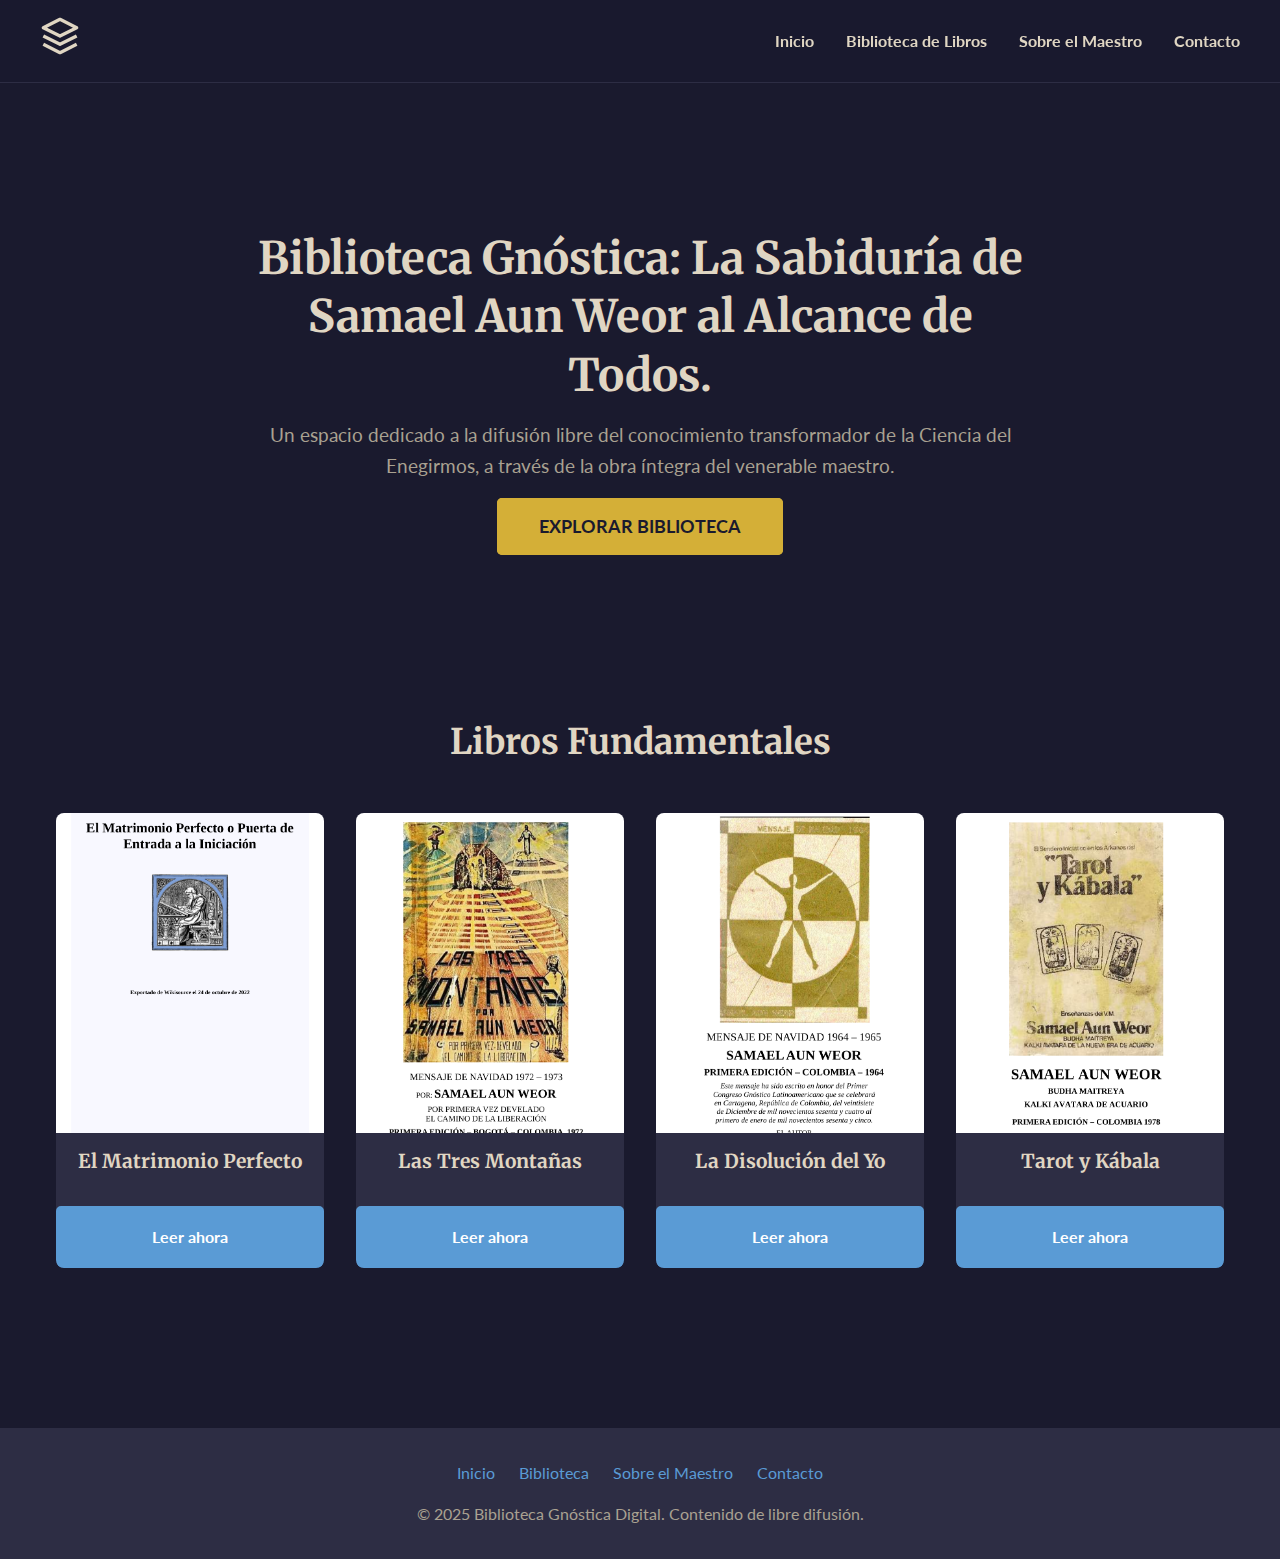
<file: index.html>
<!DOCTYPE html>
<html lang="es">
<head>
    <meta charset="UTF-8">
    <meta name="viewport" content="width=device-width, initial-scale=1.0">
    <title>Biblioteca Gnóstica | Samael Aun Weor</title>
    <link rel="stylesheet" href="style.css">
    <link rel="preconnect" href="https://fonts.googleapis.com">
    <link rel="preconnect" href="https://fonts.gstatic.com" crossorigin>
    <link href="https://fonts.googleapis.com/css2?family=Merriweather:wght@400;700&family=Lato:wght@400;700&display=swap" rel="stylesheet">
</head>
<body>

    <header class="main-header">
        <nav class="main-nav">
            <a href="index.html" class="logo">
                <!-- Usaremos un SVG simple como placeholder para el logo -->
                <svg width="40" height="40" viewBox="0 0 24 24" fill="none" xmlns="http://www.w3.org/2000/svg">
                    <path d="M12 2L2 7L12 12L22 7L12 2Z" stroke="#E0D6C3" stroke-width="2" stroke-linejoin="round"/>
                    <path d="M2 17L12 22L22 17" stroke="#E0D6C3" stroke-width="2" stroke-linejoin="round"/>
                    <path d="M2 12L12 17L22 12" stroke="#E0D6C3" stroke-width="2" stroke-linejoin="round"/>
                </svg>
            </a>
            <div class="nav-links">
                <a href="index.html">Inicio</a>
                <a href="biblioteca.html">Biblioteca de Libros</a>
                <a href="sobre.html">Sobre el Maestro</a>
                <a href="contacto.html">Contacto</a>
            </div>
            <button class="mobile-nav-toggle" aria-label="Toggle navigation">&#9776;</button>
        </nav>
    </header>

    <main>
        <section class="hero">
            <div class="hero-content">
                <h1>Biblioteca Gnóstica: La Sabiduría de Samael Aun Weor al Alcance de Todos.</h1>
                <p>Un espacio dedicado a la difusión libre del conocimiento transformador de la Ciencia del Enegirmos, a través de la obra íntegra del venerable maestro.</p>
                <a href="biblioteca.html" class="cta-button">Explorar Biblioteca</a>
            </div>
        </section>

        <section class="featured-books">
            <h2>Libros Fundamentales</h2>
            <div class="books-grid">
                <!-- Tarjeta de Libro Destacado 1 -->
                <div class="book-card">
                    <img src="assets/images/El_Matrimonio_Perfecto_o_Puerta_de_Entrada_a_la_Iniciación.png" alt="Portada del libro El Matrimonio Perfecto">
                    <h3>El Matrimonio Perfecto</h3>
                    <a href="assets/pdf/El_Matrimonio_Perfecto_o_Puerta_de_Entrada_a_la_Iniciación.pdf" class="button" target="_blank">Leer ahora</a>
                </div>
                <!-- Tarjeta de Libro Destacado 2 -->
                <div class="book-card">
                    <img src="assets/images/1972-Samael-Aun-Weor-Las-Tres-Montanas.png" alt="Portada del libro Las Tres Montañas">
                    <h3>Las Tres Montañas</h3>
                    <a href="assets/pdf/1972-Samael-Aun-Weor-Las-Tres-Montanas.pdf" class="button" target="_blank">Leer ahora</a>
                </div>
                <!-- Tarjeta de Libro Destacado 3 -->
                <div class="book-card">
                    <img src="assets/images/La Disolución del Yo - Samael Aun Weor.png" alt="Portada del libro La Disolución del Yo">
                    <h3>La Disolución del Yo</h3>
                    <a href="assets/pdf/La Disolución del Yo - Samael Aun Weor.pdf" class="button" target="_blank">Leer ahora</a>
                </div>
                 <!-- Tarjeta de Libro Destacado 4 -->
                <div class="book-card">
                    <img src="assets/images/Tarot Y Kabala Vm Samael.png" alt="Portada del libro Tarot y Kábala">
                    <h3>Tarot y Kábala</h3>
                    <a href="assets/pdf/Tarot Y Kabala Vm Samael.pdf" class="button" target="_blank">Leer ahora</a>
                </div>
            </div>
        </section>
    </main>

    <footer class="main-footer">
        <div class="footer-content">
            <div class="footer-nav">
                <a href="index.html">Inicio</a>
                <a href="biblioteca.html">Biblioteca</a>
                <a href="sobre.html">Sobre el Maestro</a>
                <a href="contacto.html">Contacto</a>
            </div>
            <p>&copy; 2025 Biblioteca Gnóstica Digital. Contenido de libre difusión.</p>
        </div>
    </footer>

    <script src="script.js"></script>
</body>
</html>
</file>
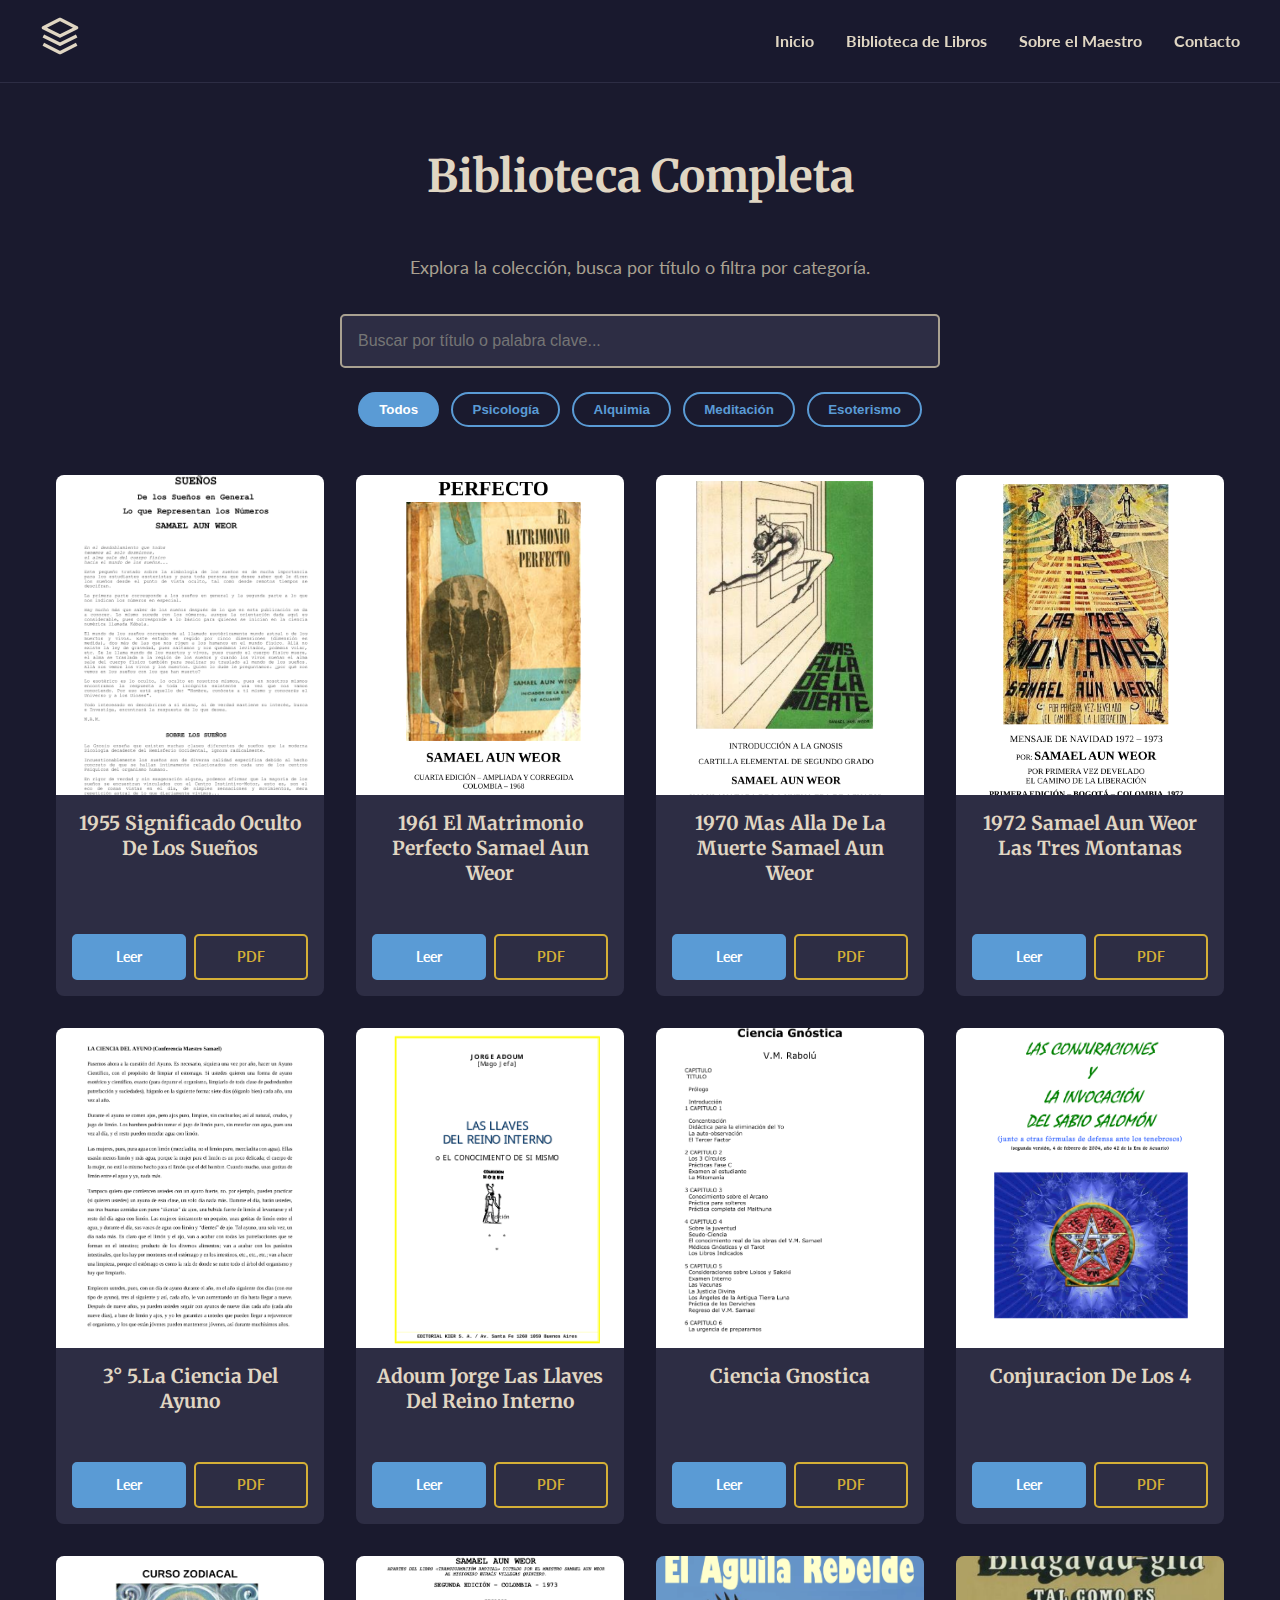
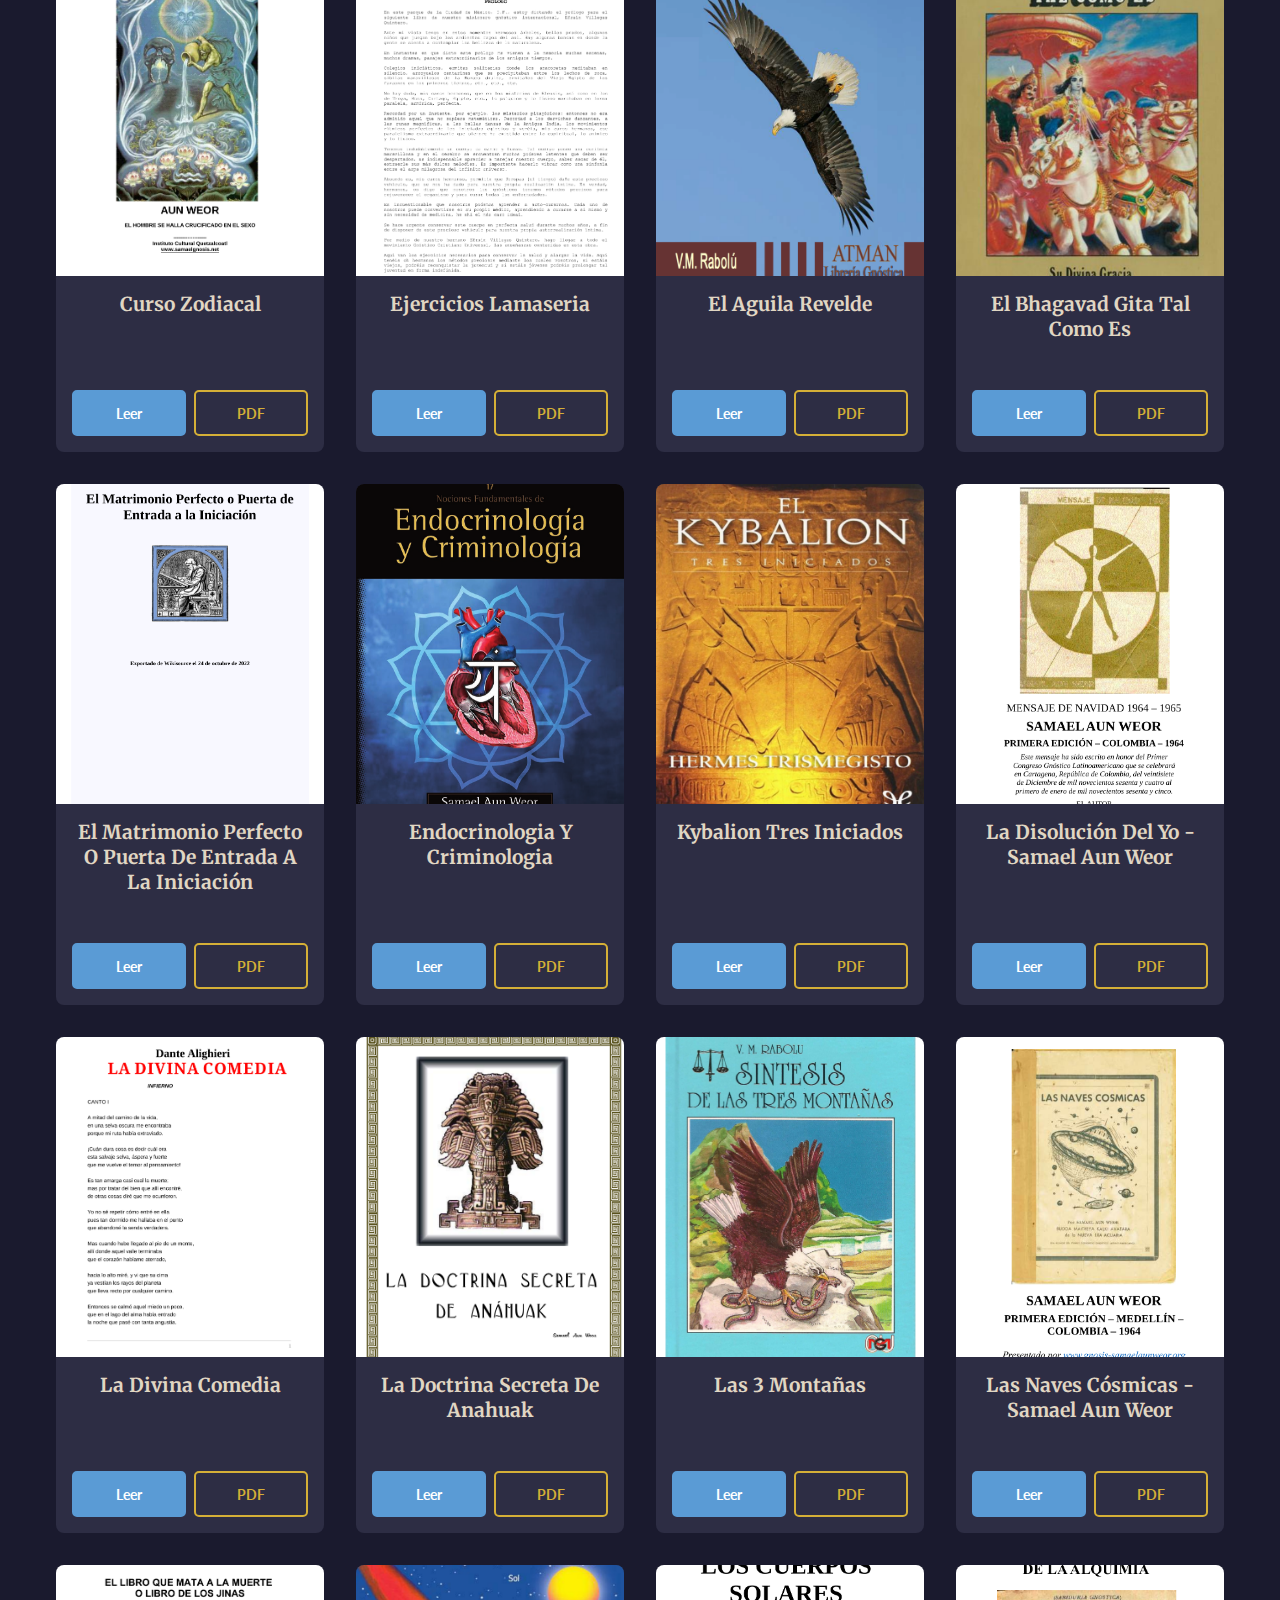
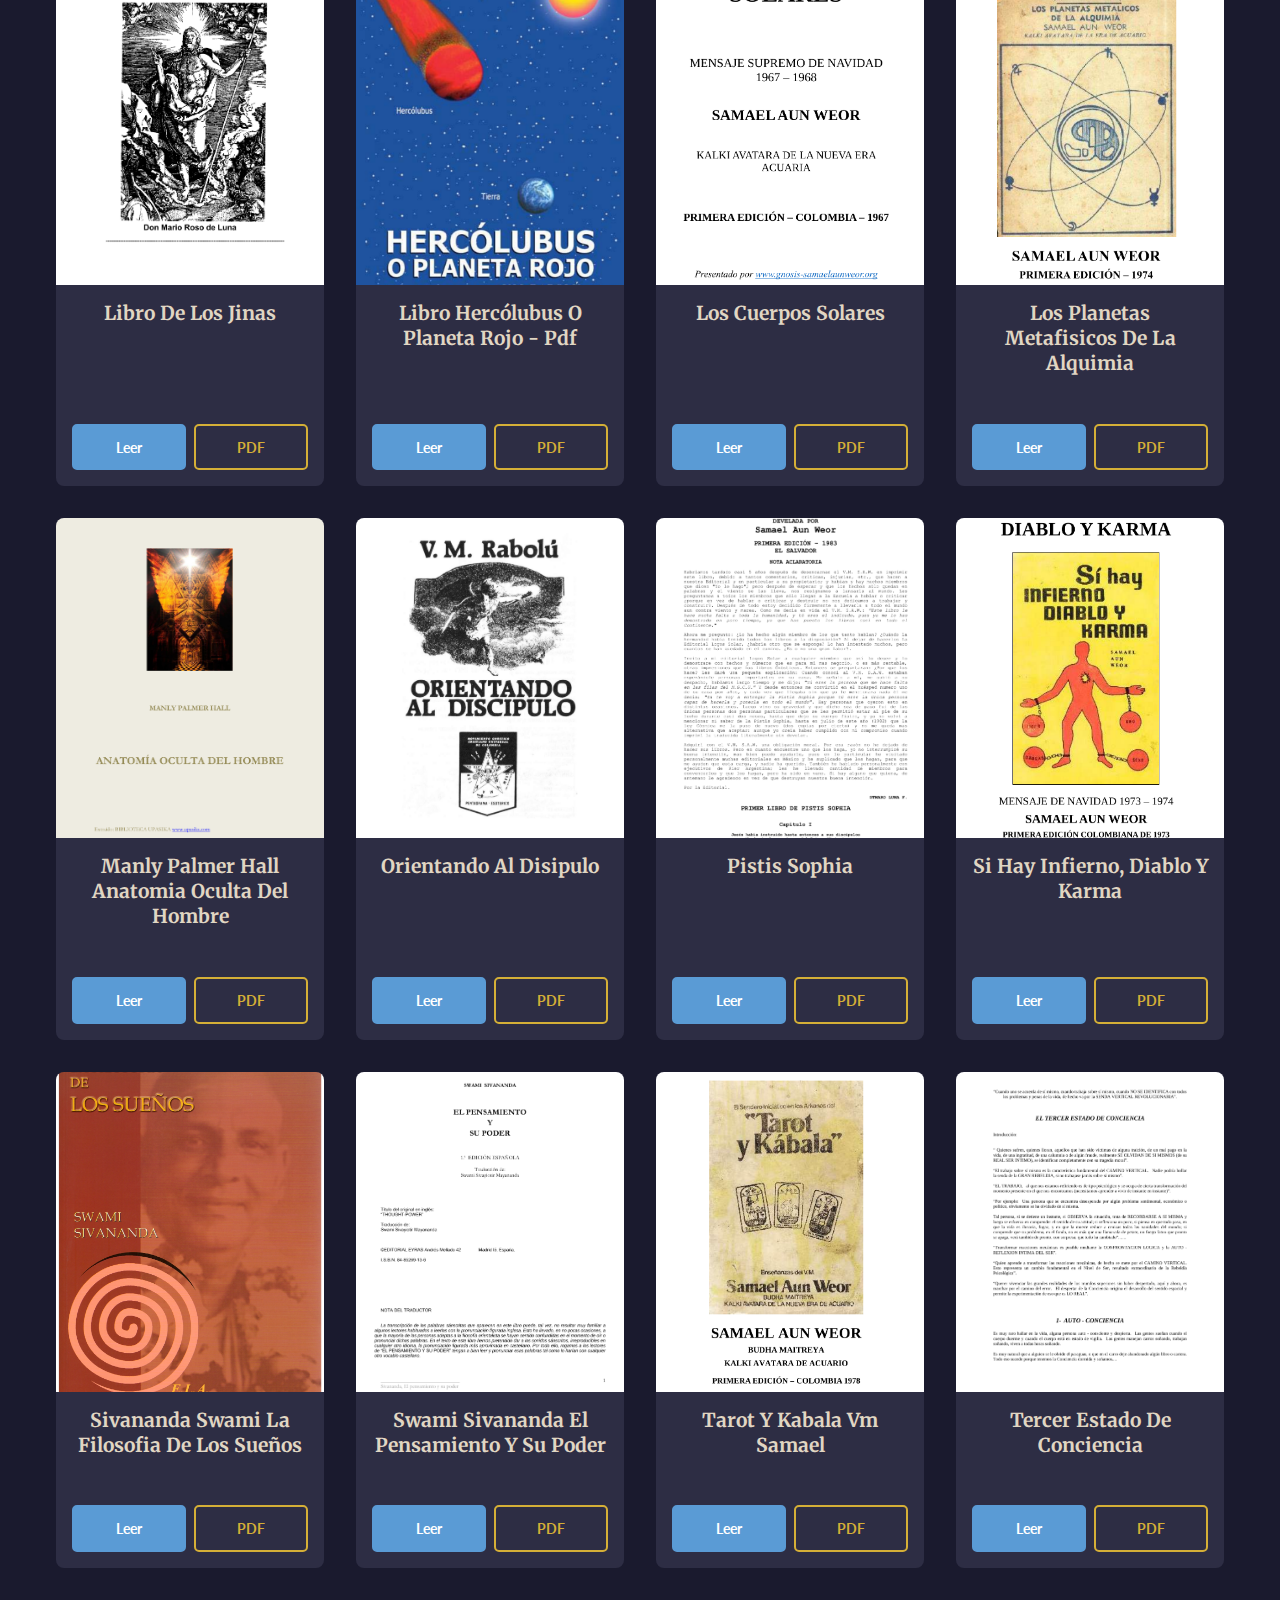
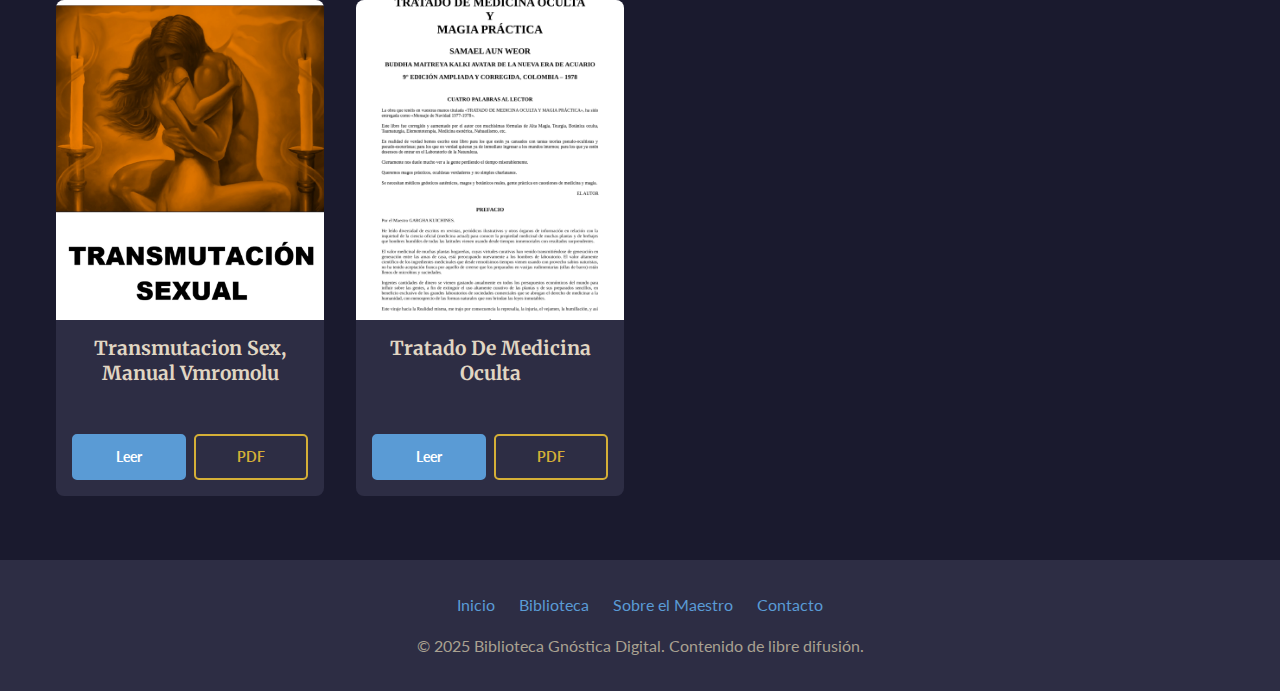
<file: biblioteca.html>
<!DOCTYPE html>
<html lang="es">
<head>
    <meta charset="UTF-8">
    <meta name="viewport" content="width=device-width, initial-scale=1.0">
    <title>Biblioteca de Libros | Biblioteca Gnóstica</title>
    <link rel="stylesheet" href="style.css">
    <link rel="preconnect" href="https://fonts.googleapis.com">
    <link rel="preconnect" href="https://fonts.gstatic.com" crossorigin>
    <link href="https://fonts.googleapis.com/css2?family=Merriweather:wght@400;700&family=Lato:wght@400;700&display=swap" rel="stylesheet">
</head>
<body>

    <header class="main-header">
        <nav class="main-nav">
            <a href="index.html" class="logo">
                <svg width="40" height="40" viewBox="0 0 24 24" fill="none" xmlns="http://www.w3.org/2000/svg">
                    <path d="M12 2L2 7L12 12L22 7L12 2Z" stroke="#E0D6C3" stroke-width="2" stroke-linejoin="round"/>
                    <path d="M2 17L12 22L22 17" stroke="#E0D6C3" stroke-width="2" stroke-linejoin="round"/>
                    <path d="M2 12L12 17L22 12" stroke="#E0D6C3" stroke-width="2" stroke-linejoin="round"/>
                </svg>
            </a>
            <div class="nav-links">
                <a href="index.html">Inicio</a>
                <a href="biblioteca.html">Biblioteca de Libros</a>
                <a href="sobre.html">Sobre el Maestro</a>
                <a href="contacto.html">Contacto</a>
            </div>
            <button class="mobile-nav-toggle" aria-label="Toggle navigation">&#9776;</button>
        </nav>
    </header>

    <main class="library-page">
        <section class="library-header">
            <h1>Biblioteca Completa</h1>
            <p>Explora la colección, busca por título o filtra por categoría.</p>
            <div class="search-and-filter">
                <input type="search" id="search-input" placeholder="Buscar por título o palabra clave...">
                <div class="filter-buttons">
                    <button class="filter-btn active" data-category="all">Todos</button>
                    <button class="filter-btn" data-category="psicologia">Psicología</button>
                    <button class="filter-btn" data-category="alquimia">Alquimia</button>
                    <button class="filter-btn" data-category="meditacion">Meditación</button>
                    <button class="filter-btn" data-category="esoterismo">Esoterismo</button>
                </div>
            </div>
        </section>

        <section id="books-gallery" class="books-grid">
            <!-- Los libros se cargarán aquí dinámicamente con JavaScript -->
        </section>
    </main>

    <footer class="main-footer">
        <div class="footer-content">
            <div class="footer-nav">
                <a href="index.html">Inicio</a>
                <a href="biblioteca.html">Biblioteca</a>
                <a href="sobre.html">Sobre el Maestro</a>
                <a href="contacto.html">Contacto</a>
            </div>
            <p>&copy; 2025 Biblioteca Gnóstica Digital. Contenido de libre difusión.</p>
        </div>
    </footer>

    <script src="script.js"></script>
</body>
</html>
</file>
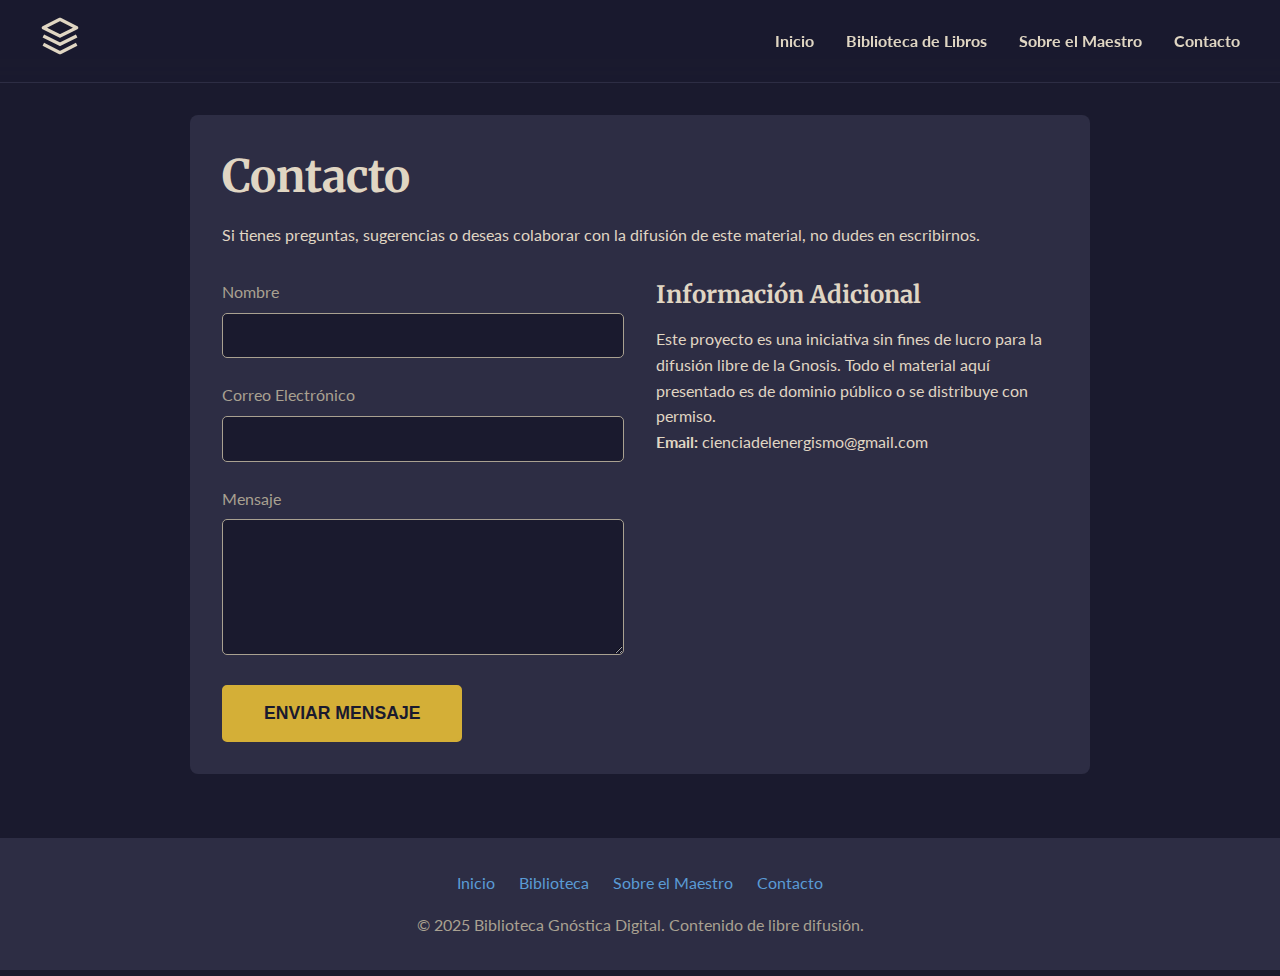
<file: contacto.html>
<!DOCTYPE html>
<html lang="es">
<head>
    <meta charset="UTF-8">
    <meta name="viewport" content="width=device-width, initial-scale=1.0">
    <title>Contacto | Biblioteca Gnóstica</title>
    <link rel="stylesheet" href="style.css">
    <link rel="preconnect" href="https://fonts.googleapis.com">
    <link rel="preconnect" href="https://fonts.gstatic.com" crossorigin>
    <link href="https://fonts.googleapis.com/css2?family=Merriweather:wght@400;700&family=Lato:wght@400;700&display=swap" rel="stylesheet">
</head>
<body>

    <header class="main-header">
        <nav class="main-nav">
            <a href="index.html" class="logo">
                <svg width="40" height="40" viewBox="0 0 24 24" fill="none" xmlns="http://www.w3.org/2000/svg">
                    <path d="M12 2L2 7L12 12L22 7L12 2Z" stroke="#E0D6C3" stroke-width="2" stroke-linejoin="round"/>
                    <path d="M2 17L12 22L22 17" stroke="#E0D6C3" stroke-width="2" stroke-linejoin="round"/>
                    <path d="M2 12L12 17L22 12" stroke="#E0D6C3" stroke-width="2" stroke-linejoin="round"/>
                </svg>
            </a>
            <div class="nav-links">
                <a href="index.html">Inicio</a>
                <a href="biblioteca.html">Biblioteca de Libros</a>
                <a href="sobre.html">Sobre el Maestro</a>
                <a href="contacto.html">Contacto</a>
            </div>
            <button class="mobile-nav-toggle" aria-label="Toggle navigation">&#9776;</button>
        </nav>
    </header>

    <main class="content-page">
        <section class="contact-section">
            <h1>Contacto</h1>
            <div class="contact-content">
                <p>Si tienes preguntas, sugerencias o deseas colaborar con la difusión de este material, no dudes en escribirnos.</p>
                <div class="contact-form-container">
                    <form class="contact-form">
                        <div class="form-group">
                            <label for="name">Nombre</label>
                            <input type="text" id="name" name="name" required>
                        </div>
                        <div class="form-group">
                            <label for="email">Correo Electrónico</label>
                            <input type="email" id="email" name="email" required>
                        </div>
                        <div class="form-group">
                            <label for="message">Mensaje</label>
                            <textarea id="message" name="message" rows="6" required></textarea>
                        </div>
                        <button type="submit" class="cta-button">Enviar Mensaje</button>
                    </form>
                    <div class="contact-info">
                        <h3>Información Adicional</h3>
                        <p>Este proyecto es una iniciativa sin fines de lucro para la difusión libre de la Gnosis. Todo el material aquí presentado es de dominio público o se distribuye con permiso.</p>
                        <p><strong>Email:</strong> cienciadelenergismo@gmail.com</p>
                    </div>
                </div>
            </div>
        </section>
    </main>

    <footer class="main-footer">
        <div class="footer-content">
            <div class="footer-nav">
                <a href="index.html">Inicio</a>
                <a href="biblioteca.html">Biblioteca</a>
                <a href="sobre.html">Sobre el Maestro</a>
                <a href="contacto.html">Contacto</a>
            </div>
            <p>&copy; 2025 Biblioteca Gnóstica Digital. Contenido de libre difusión.</p>
        </div>
    </footer>

    <script src="script.js"></script>
</body>
</html>
</file>
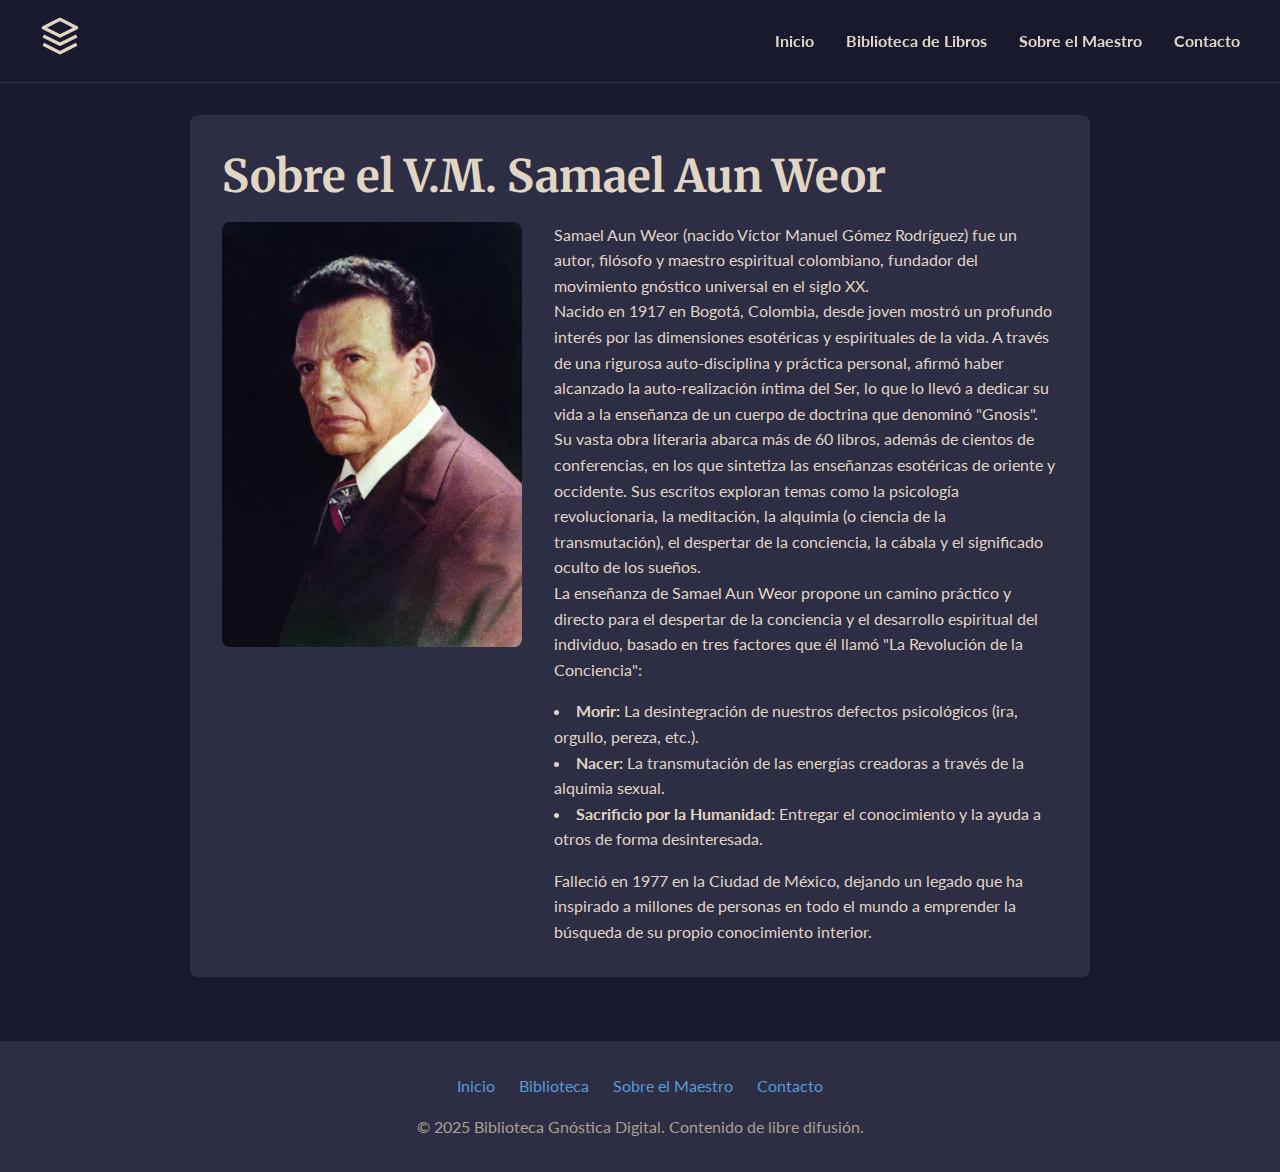
<file: sobre.html>
<!DOCTYPE html>
<html lang="es">
<head>
    <meta charset="UTF-8">
    <meta name="viewport" content="width=device-width, initial-scale=1.0">
    <title>Sobre el Maestro | Biblioteca Gnóstica</title>
    <link rel="stylesheet" href="style.css">
    <link rel="preconnect" href="https://fonts.googleapis.com">
    <link rel="preconnect" href="https://fonts.gstatic.com" crossorigin>
    <link href="https://fonts.googleapis.com/css2?family=Merriweather:wght@400;700&family=Lato:wght@400;700&display=swap" rel="stylesheet">
</head>
<body>

    <header class="main-header">
        <nav class="main-nav">
            <a href="index.html" class="logo">
                <svg width="40" height="40" viewBox="0 0 24 24" fill="none" xmlns="http://www.w3.org/2000/svg">
                    <path d="M12 2L2 7L12 12L22 7L12 2Z" stroke="#E0D6C3" stroke-width="2" stroke-linejoin="round"/>
                    <path d="M2 17L12 22L22 17" stroke="#E0D6C3" stroke-width="2" stroke-linejoin="round"/>
                    <path d="M2 12L12 17L22 12" stroke="#E0D6C3" stroke-width="2" stroke-linejoin="round"/>
                </svg>
            </a>
            <div class="nav-links">
                <a href="index.html">Inicio</a>
                <a href="biblioteca.html">Biblioteca de Libros</a>
                <a href="sobre.html">Sobre el Maestro</a>
                <a href="contacto.html">Contacto</a>
            </div>
            <button class="mobile-nav-toggle" aria-label="Toggle navigation">&#9776;</button>
        </nav>
    </header>

    <main class="content-page">
        <section class="about-section">
            <h1>Sobre el V.M. Samael Aun Weor</h1>
            <div class="about-content">
                <img src="assets/images/maestro-samael.jpg" alt="Retrato de Samael Aun Weor" class="about-portrait">
                <div class="bio-text">
                    <p>Samael Aun Weor (nacido Víctor Manuel Gómez Rodríguez) fue un autor, filósofo y maestro espiritual colombiano, fundador del movimiento gnóstico universal en el siglo XX.</p>
                    <p>Nacido en 1917 en Bogotá, Colombia, desde joven mostró un profundo interés por las dimensiones esotéricas y espirituales de la vida. A través de una rigurosa auto-disciplina y práctica personal, afirmó haber alcanzado la auto-realización íntima del Ser, lo que lo llevó a dedicar su vida a la enseñanza de un cuerpo de doctrina que denominó "Gnosis".</p>
                    <p>Su vasta obra literaria abarca más de 60 libros, además de cientos de conferencias, en los que sintetiza las enseñanzas esotéricas de oriente y occidente. Sus escritos exploran temas como la psicología revolucionaria, la meditación, la alquimia (o ciencia de la transmutación), el despertar de la conciencia, la cábala y el significado oculto de los sueños.</p>
                    <p>La enseñanza de Samael Aun Weor propone un camino práctico y directo para el despertar de la conciencia y el desarrollo espiritual del individuo, basado en tres factores que él llamó "La Revolución de la Conciencia":</p>
                    <ul>
                        <li><strong>Morir:</strong> La desintegración de nuestros defectos psicológicos (ira, orgullo, pereza, etc.).</li>
                        <li><strong>Nacer:</strong> La transmutación de las energías creadoras a través de la alquimia sexual.</li>
                        <li><strong>Sacrificio por la Humanidad:</strong> Entregar el conocimiento y la ayuda a otros de forma desinteresada.</li>
                    </ul>
                    <p>Falleció en 1977 en la Ciudad de México, dejando un legado que ha inspirado a millones de personas en todo el mundo a emprender la búsqueda de su propio conocimiento interior.</p>
                </div>
            </div>
        </section>
    </main>

    <footer class="main-footer">
        <div class="footer-content">
            <div class="footer-nav">
                <a href="index.html">Inicio</a>
                <a href="biblioteca.html">Biblioteca</a>
                <a href="sobre.html">Sobre el Maestro</a>
                <a href="contacto.html">Contacto</a>
            </div>
            <p>&copy; 2025 Biblioteca Gnóstica Digital. Contenido de libre difusión.</p>
        </div>
    </footer>

    <script src="script.js"></script>
</body>
</html>
</file>
<file: style.css>
/* --- Paleta de Colores y Variables --- */
:root {
    --bg-dark: #1A1A2E; /* Azul noche / Gris carbón */
    --bg-light: #2D2D44;
    --text-primary: #E0D6C3; /* Blanco roto / Beige suave */
    --text-secondary: #a9a191;
    --accent-gold: #D4AF37; /* Oro */
    --accent-blue: #5A9BD5; /* Azul luminoso */
    --font-title: 'Merriweather', serif;
    --font-body: 'Lato', sans-serif;
    --container-width: 1200px;
}

/* --- Reseteo y Estilos Globales --- */
* {
    margin: 0;
    padding: 0;
    box-sizing: border-box;
}

body {
    font-family: var(--font-body);
    background-color: var(--bg-dark);
    color: var(--text-primary);
    line-height: 1.6;
}

h1, h2, h3 {
    font-family: var(--font-title);
    color: var(--text-primary);
    margin-bottom: 1rem;
    line-height: 1.3;
}

h1 { font-size: 2.8rem; }
h2 { font-size: 2.2rem; }
h3 { font-size: 1.5rem; }

a {
    color: var(--accent-blue);
    text-decoration: none;
    transition: color 0.3s ease;
}

a:hover {
    color: var(--accent-gold);
}

img {
    max-width: 100%;
    height: auto;
}

main {
    padding: 2rem 1rem;
}

/* --- Barra de Navegación --- */
.main-header {
    background-color: rgba(26, 26, 46, 0.85);
    backdrop-filter: blur(10px);
    border-bottom: 1px solid var(--bg-light);
    padding: 1rem 2rem;
    position: sticky;
    top: 0;
    z-index: 1000;
}

.main-nav {
    display: flex;
    justify-content: space-between;
    align-items: center;
    max-width: var(--container-width);
    margin: 0 auto;
}

.logo {
    font-size: 1.5rem;
    font-weight: bold;
    color: var(--text-primary);
}

.nav-links {
    display: flex;
    gap: 2rem;
}

.nav-links a {
    font-size: 1rem;
    font-weight: bold;
    color: var(--text-primary);
}

.mobile-nav-toggle {
    display: none;
    background: none;
    border: none;
    color: var(--text-primary);
    font-size: 2rem;
    cursor: pointer;
}

/* --- Sección Hero (Página de Inicio) --- */
.hero {
    background: linear-gradient(rgba(26, 26, 46, 0.8), rgba(26, 26, 46, 0.95)), url('https://images.unsplash.com/photo-1534796636912-3b95b3ab5986?q=80&w=2071&auto=format&fit=crop') no-repeat center center/cover;
    min-height: 60vh;
    display: flex;
    align-items: center;
    justify-content: center;
    text-align: center;
    padding: 4rem 2rem;
}

.hero-content {
    max-width: 800px;
}

.hero-content p {
    font-size: 1.2rem;
    margin-bottom: 2rem;
    color: var(--text-secondary);
}

.cta-button {
    background-color: var(--accent-gold);
    color: var(--bg-dark);
    padding: 1rem 2.5rem;
    border-radius: 5px;
    font-size: 1.1rem;
    font-weight: bold;
    text-transform: uppercase;
    border: 2px solid var(--accent-gold);
    transition: background-color 0.3s, color 0.3s;
}

.cta-button:hover {
    background-color: transparent;
    color: var(--accent-gold);
}

/* --- Libros Destacados y Galería de Libros --- */
.featured-books, .library-page {
    max-width: var(--container-width);
    margin: 4rem auto;
    padding: 0 1rem;
}

.featured-books h2, .library-header h1 {
    text-align: center;
    margin-bottom: 3rem;
}

.books-grid {
    display: grid;
    grid-template-columns: repeat(auto-fill, minmax(250px, 1fr));
    gap: 2rem;
}

.book-card {
    background-color: var(--bg-light);
    border-radius: 8px;
    overflow: hidden;
    text-align: center;
    transition: transform 0.3s, box-shadow 0.3s;
    display: flex;
    flex-direction: column;
}

.book-card:hover {
    transform: translateY(-10px);
    box-shadow: 0 15px 30px rgba(0,0,0,0.4);
}

.book-card img {
    width: 100%;
    height: 320px; /* Altura fija para portadas */
    object-fit: cover;
}

.book-card h3 {
    padding: 1rem;
    font-size: 1.2rem;
    flex-grow: 1;
}

.book-card .button, .book-card .button-group {
    padding: 1rem;
}

.button {
    display: inline-block;
    background-color: var(--accent-blue);
    color: #fff;
    padding: 0.75rem 1.5rem;
    border-radius: 5px;
    font-weight: bold;
    border: 2px solid var(--accent-blue);
}

.button:hover {
    background-color: transparent;
    color: var(--accent-blue);
}

.button-group {
    display: flex;
    gap: 0.5rem;
    justify-content: center;
}

.button-group .button {
    flex: 1;
    padding: 0.6rem;
    font-size: 0.9rem;
}

.button.download {
    background-color: transparent;
    border-color: var(--accent-gold);
    color: var(--accent-gold);
}

.button.download:hover {
    background-color: var(--accent-gold);
    color: var(--bg-dark);
}

/* --- Página de Biblioteca: Búsqueda y Filtros --- */
.library-header {
    text-align: center;
    margin-bottom: 3rem;
}

.library-header p {
    color: var(--text-secondary);
    font-size: 1.1rem;
}

.search-and-filter {
    margin-top: 2rem;
    display: flex;
    flex-direction: column;
    gap: 1.5rem;
    align-items: center;
}

#search-input {
    width: 100%;
    max-width: 600px;
    padding: 1rem;
    font-size: 1rem;
    background-color: var(--bg-light);
    border: 2px solid var(--text-secondary);
    border-radius: 5px;
    color: var(--text-primary);
}

.filter-buttons {
    display: flex;
    flex-wrap: wrap;
    gap: 0.75rem;
    justify-content: center;
}

.filter-btn {
    background: none;
    border: 2px solid var(--accent-blue);
    color: var(--accent-blue);
    padding: 0.5rem 1.2rem;
    border-radius: 20px;
    cursor: pointer;
    font-weight: bold;
    transition: all 0.3s;
}

.filter-btn:hover, .filter-btn.active {
    background-color: var(--accent-blue);
    color: #fff;
}

/* --- Páginas de Contenido (Sobre, Contacto) --- */
.content-page {
    max-width: 900px;
    margin: 2rem auto;
    padding: 2rem;
    background-color: var(--bg-light);
    border-radius: 8px;
}

.about-content {
    display: flex;
    gap: 2rem;
    align-items: flex-start;
}

.about-portrait {
    border-radius: 8px;
    max-width: 300px;
}

.bio-text ul {
    list-style-position: inside;
    margin: 1rem 0;
}

.contact-form-container {
    display: flex;
    gap: 2rem;
    margin-top: 2rem;
}

.contact-form, .contact-info {
    flex: 1;
}

.form-group {
    margin-bottom: 1.5rem;
}

.form-group label {
    display: block;
    margin-bottom: 0.5rem;
    color: var(--text-secondary);
}

.form-group input, .form-group textarea {
    width: 100%;
    padding: 0.8rem;
    background-color: var(--bg-dark);
    border: 1px solid var(--text-secondary);
    border-radius: 5px;
    color: var(--text-primary);
    font-size: 1rem;
}

/* --- Footer --- */
.main-footer {
    background-color: var(--bg-light);
    text-align: center;
    padding: 2rem;
    margin-top: 4rem;
}

.footer-nav {
    margin-bottom: 1rem;
    display: flex;
    justify-content: center;
    gap: 1.5rem;
    flex-wrap: wrap;
}

.footer-content p {
    color: var(--text-secondary);
}

/* --- Media Queries para Responsividad --- */
@media (max-width: 768px) {
    h1 { font-size: 2.2rem; }
    h2 { font-size: 1.8rem; }

    .nav-links {
        display: none; /* Oculto por defecto en móvil */
        flex-direction: column;
        position: absolute;
        top: 70px;
        left: 0;
        width: 100%;
        background-color: var(--bg-light);
        padding: 1rem 0;
    }

    .nav-links.active {
        display: flex; /* Se muestra con JS */
    }

    .mobile-nav-toggle {
        display: block;
    }

    .about-content, .contact-form-container {
        flex-direction: column;
    }

    .about-portrait {
        max-width: 200px;
        margin: 0 auto 2rem;
    }
}

@media (max-width: 480px) {
    .hero {
        min-height: 50vh;
    }

    .books-grid {
        grid-template-columns: 1fr;
    }
}
</file>
